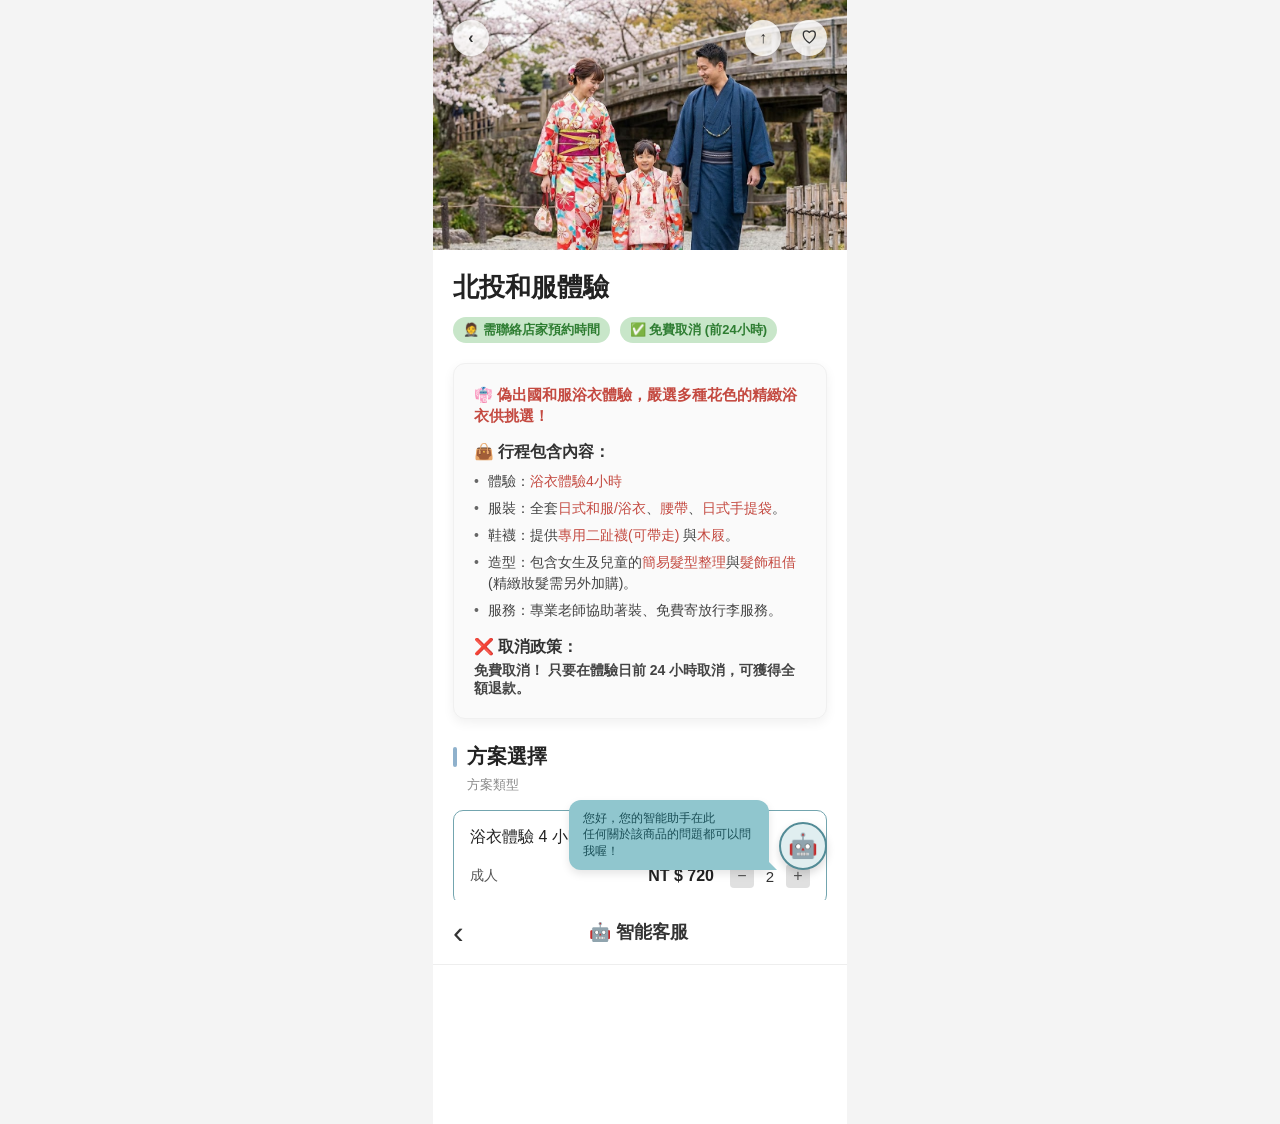
<file: index.html>
<!DOCTYPE html>
<html lang="zh-TW">
<head>
    <meta charset="UTF-8">
    <meta name="viewport" content="width=device-width, initial-scale=1.0">
    <title>北投和服體驗</title>
    <link rel="stylesheet" href="style.css">
</head>
<body>

<div class="app-container">
    <div class="hero-section">
        <div class="top-bar">
            <a href="#" class="icon-btn">‹</a>
            <div class="top-right-icons">
                <a href="#" class="icon-btn">↑</a>
                <a href="#" class="icon-btn">♡</a>
            </div>
        </div>
    </div>

    <div class="content-section">
        <h1 class="title">北投和服體驗</h1>
        
        <div class="badges">
            <div class="badge">
                🤵 需聯絡店家預約時間
            </div>
            <div class="badge">
                ✅ 免費取消 (前24小時)
            </div>
        </div>

        <div class="info-card">
            <div class="info-subtitle">
                👘 偽出國和服浴衣體驗，嚴選多種花色的精緻浴衣供挑選！
            </div>
            
            <div class="info-list-title">👜 行程包含內容：</div>
            <ul class="info-list">
                <li>體驗：<span class="highlight-text">浴衣體驗4小時</span></li>
                <li>服裝：全套<span class="highlight-text">日式和服/浴衣</span>、<span class="highlight-text">腰帶</span>、<span class="highlight-text">日式手提袋</span>。</li>
                <li>鞋襪：提供<span class="highlight-text">專用二趾襪(可帶走)</span> 與<span class="highlight-text">木屐</span>。</li>
                <li>造型：包含女生及兒童的<span class="highlight-text">簡易髮型整理</span>與<span class="highlight-text">髮飾租借</span> (精緻妝髮需另外加購)。</li>
                <li>服務：專業老師協助著裝、免費寄放行李服務。</li>
            </ul>

            <div class="cancel-policy-title">❌ 取消政策：</div>
            <div class="cancel-policy-desc">免費取消！ 只要在體驗日前 24 小時取消，可獲得全額退款。</div>
        </div>

        <div class="section-header">
            <div class="section-title-wrap">
                <div class="section-title-bar"></div>
                <div class="section-title">方案選擇</div>
            </div>
            <div class="section-subtitle">方案類型</div>
        </div>

        <div class="option-card">
            <div class="option-title">浴衣體驗 4 小時 (不含妝髮)</div>
            <div class="option-row">
                <div class="option-target">成人</div>
                <div class="option-price-wrap">
                    <div class="option-price">NT $ 720</div>
                    <div class="counter">
                        <button class="counter-btn">−</button>
                        <span class="counter-value">2</span>
                        <button class="counter-btn">+</button>
                    </div>
                </div>
            </div>
        </div>

        <div class="option-card">
            <div class="option-title">浴衣體驗 4 小時 (不含妝髮)</div>
            <div class="option-row">
                <div class="option-target">兒童 (身高 140 cm 以下)</div>
                <div class="option-price-wrap">
                    <div class="option-price">NT $ 480</div>
                    <div class="counter">
                        <button class="counter-btn">−</button>
                        <span class="counter-value">0</span>
                        <button class="counter-btn">+</button>
                    </div>
                </div>
            </div>
        </div>
    </div>

    <div class="chatbot-container">
        <div class="chat-bubble">
            您好，您的智能助手在此<br>任何關於該商品的問題都可以問我喔！
        </div>
        <div class="chat-icon">🤖</div>
    </div>
</div>
<!-- 聊天室半透明遮罩 -->
    <div class="chat-overlay" id="chatOverlay"></div>
    
    <!-- 由底部滑出的聊天視窗 -->
    <div class="chat-modal" id="chatModal">
        <div class="chat-modal-header">
            <button class="chat-close-btn" id="chatCloseBtn">‹</button>
            <div class="chat-modal-title">🤖 智能客服</div>
            <!-- 右側佔位符，用來讓標題完美置中 -->
            <div style="width: 24px;"></div> 
        </div>
        
        <div class="chat-modal-body">
            <!-- 使用 Iframe 嵌入您的 Chatbase 機器人 -->
            <iframe
                src="https://www.chatbase.co/chatbot-iframe/5AmCKbZPOrl53DfZSJFYk"
                width="100%"
                height="100%"
                frameborder="0"
            ></iframe>
        </div>
    </div>

    <!-- 控制開關的 JavaScript -->
    <script>
        document.addEventListener('DOMContentLoaded', function() {
            // 取得頁面元素
            const chatIcon = document.querySelector('.chat-icon');
            const chatOverlay = document.getElementById('chatOverlay');
            const chatModal = document.getElementById('chatModal');
            const chatCloseBtn = document.getElementById('chatCloseBtn');

            // 點擊原有的機器人圖示：打開遮罩與滑動視窗
            chatIcon.addEventListener('click', function() {
                chatOverlay.classList.add('active');
                chatModal.classList.add('active');
            });

            // 點擊返回按鈕：關閉視窗
            chatCloseBtn.addEventListener('click', function() {
                chatOverlay.classList.remove('active');
                chatModal.classList.remove('active');
            });

            // 點擊半透明背景：也可以關閉視窗
            chatOverlay.addEventListener('click', function() {
                chatOverlay.classList.remove('active');
                chatModal.classList.remove('active');
            });
        });
    </script>

</body>
</html>
</file>
<file: style.css>
/* 基礎設定 */
@import url('https://fonts.googleapis.com/css?family=Noto+Sans');

* {
    box-sizing: border-box;
    margin: 0;
    padding: 0;
      font-family: "Noto Sans CJK TC", "Microsoft JhengHei", PingFang, STHeiti, sans-serif;
}

body {
    background-color: #f4f4f4;
    display: flex;
    justify-content: center;
}

/* 手機版模擬容器 */
.app-container {
    width: 100%;
    max-width: 414px;
    background-color: #ffffff;
    position: relative;
    overflow-x: hidden;
    min-height: 100vh;
    padding-bottom: 80px;
}

/* 頂部圖片區域 */
.hero-section {
    position: relative;
    width: 100%;
    height: 250px;
    background-image: url('unnamed 3.png'); 
    background-size: cover;
    background-position: center;
}

.top-bar {
    position: absolute;
    top: 20px;
    left: 20px;
    right: 20px;
    display: flex;
    justify-content: space-between;
}

.icon-btn {
    width: 36px;
    height: 36px;
    background-color: rgba(255, 255, 255, 0.8);
    border-radius: 50%;
    display: flex;
    align-items: center;
    justify-content: center;
    cursor: pointer;
    text-decoration: none;
    color: #333;
    font-weight: bold;
    box-shadow: 0 2px 4px rgba(0,0,0,0.1);
}

.top-right-icons {
    display: flex;
    gap: 10px;
}

/* 內容區域 */
.content-section {
    padding: 20px;
}

/* 標題與標籤 */
h1.title {
    font-size: 26px;
    color: #222;
    margin-bottom: 12px;
    font-weight: 900;
}

.badges {
    display: flex;
    gap: 10px;
    margin-bottom: 20px;
    flex-wrap: wrap;
}

.badge {
    font-weight: 800;
    background-color: #c8e6c9;
    color: #2e7d32;
    padding: 4px 10px;
    border-radius: 20px;
    font-size: 13px;
    font-weight: bold;
    display: flex;
    align-items: center;
    gap: 4px;
}

/* 資訊卡片 */
.info-card {
    background-color: #fafafa;
    border-radius: 12px;
    padding: 20px;
    box-shadow: 0 4px 12px rgba(0,0,0,0.06);
    margin-bottom: 24px;
    border: 1px solid #f0f0f0;
}

.info-subtitle {
    color: #c44a41;
    font-size: 15px;
    font-weight: bold;
    margin-bottom: 16px;
    line-height: 1.4;
}

.info-list-title {
    font-weight: bold;
    margin-bottom: 8px;
    color: #333;
}

.info-list {
    list-style: none;
    margin-bottom: 16px;
    font-weight: 500;
}

.info-list li {
    position: relative;
    padding-left: 14px;
    margin-bottom: 6px;
    font-size: 14px;
    color: #444;
    line-height: 1.5;
}

.info-list li::before {
    content: '•';
    position: absolute;
    left: 0;
    color: #666;
}

.highlight-text {
    color: #c44a41;
}

.cancel-policy-title {
    font-weight: bold;
    color: #333;
    margin-bottom: 4px;
}

.cancel-policy-desc {
    font-size: 14px;
    color: #444;
    font-weight: bold;
}

/* 方案選擇區域 */
.section-header {
    margin-bottom: 16px;
}

.section-title-wrap {
    display: flex;
    align-items: center;
    margin-bottom: 6px;
}

.section-title-bar {
    width: 4px;
    height: 20px;
    background-color: #8fb1cc;
    margin-right: 10px;
    border-radius: 2px;
}

.section-title {
    font-size: 20px;
    font-weight: bold;
    color: #222;
}

.section-subtitle {
    font-size: 13px;
    color: #888;
    margin-left: 14px;
}

.option-card {
    border: 1px solid #73a5af;
    border-radius: 10px;
    padding: 16px;
    margin-bottom: 12px;
    background-color: #fff;
}

.option-title {
    font-size: 16px;
    color: #222;
    margin-bottom: 16px;
}

.option-row {
    display: flex;
    justify-content: space-between;
    align-items: center;
}

.option-target {
    font-size: 14px;
    color: #555;
}

.option-price-wrap {
    display: flex;
    align-items: center;
    gap: 16px;
}

.option-price {
    font-size: 16px;
    font-weight: bold;
    color: #222;
}

.counter {
    display: flex;
    align-items: center;
    gap: 10px;
}

.counter-btn {
    width: 24px;
    height: 24px;
    background-color: #e0e0e0;
    border: none;
    border-radius: 4px;
    color: #555;
    font-size: 16px;
    display: flex;
    align-items: center;
    justify-content: center;
    cursor: pointer;
}

.counter-value {
    font-size: 15px;
    color: #333;
    min-width: 12px;
    text-align: center;
}

/* 浮動客服機器人 */
.chatbot-container {
    position: fixed; /* 改為 fixed，讓它固定在視窗上 */
    bottom: 30px;
    
    /* 這裡使用 max() 函數來確保按鈕位置正確：
       1. 當螢幕大於 414px (電腦版) 時，讓按鈕固定在 414px 容器內的右側 20px 處。
       2. 當螢幕小於 414px (手機版) 時，讓按鈕固定在距離螢幕右側 20px 處。 */
    right: max(20px, calc(50% - 207px + 20px)); 
    font-weight: 500;
    display: flex;
    align-items: flex-end;
    gap: 10px;
    z-index: 999; /* 提高 z-index 確保它永遠顯示在最上層，不被其他內容遮擋 */
}

.chat-bubble {
    background-color: #90c6ce;
    padding: 10px 14px;
    border-radius: 12px 12px 0 12px;
    font-size: 12px;
    color: #1a4f57;
    max-width: 200px;
    box-shadow: 0 4px 8px rgba(0,0,0,0.1);
    position: relative;
    line-height: 1.4;
}

.chat-bubble::after {
    content: '';
    position: absolute;
    bottom: 0;
    right: -8px;
    width: 0;
    height: 0;
    border-left: 10px solid #90c6ce;
    border-top: 10px solid transparent;
    border-bottom: 0px solid transparent;
}

.chat-icon {
    width: 48px;
    height: 48px;
    background-color: #e0eef0;
    border: 2px solid #528b96;
    border-radius: 50%;
    display: flex;
    align-items: center;
    justify-content: center;
    font-size: 24px;
    box-shadow: 0 4px 8px rgba(0,0,0,0.15);
    cursor: pointer;
}

/* =========================================
   滑動客服視窗 (Bottom Sheet) 樣式
   ========================================= */

/* 半透明背景遮罩 */
.chat-overlay {
    position: fixed;
    top: 0;
    left: 0;
    width: 100%;
    height: 100%;
    background-color: rgba(0, 0, 0, 0.5); /* 黑色半透明 */
    z-index: 1000;
    
    /* 動畫設定：預設隱藏 */
    visibility: hidden;
    opacity: 0;
    transition: opacity 0.3s ease, visibility 0.3s;
}

/* 遮罩啟動狀態 */
.chat-overlay.active {
    visibility: visible;
    opacity: 1;
}

/* 滑動視窗本體 */
.chat-modal {
    position: fixed;
    bottom: 0;
    left: 50%; /* 讓它在整個螢幕置中 */
    
    /* 預設位置：往下平移 100% 藏在畫面外 */
    transform: translateX(-50%) translateY(100%);
    
    width: 100%;
    max-width: 414px; /* 與 app-container 寬度保持一致 */
    height: 85vh; /* 視窗高度佔螢幕的 85% */
    background-color: #ffffff;
    border-radius: 20px 20px 0 0; /* 只有上方有圓角 */
    z-index: 1001; /* 必須比遮罩高 */
    display: flex;
    flex-direction: column;
    overflow: hidden;
    
    /* 滑動動畫 */
    transition: transform 0.3s cubic-bezier(0.25, 0.8, 0.25, 1);
}

/* 視窗啟動狀態 (滑上來) */
.chat-modal.active {
    transform: translateX(-50%) translateY(0);
}

/* 自訂視窗頭部 (返回鍵與標題) */
.chat-modal-header {
    display: flex;
    align-items: center;
    justify-content: space-between;
    padding: 16px 20px;
    background-color: #ffffff;
    border-bottom: 1px solid #eeeeee; /* 底部分隔線 */
}

/* 返回按鈕 `<` */
.chat-close-btn {
    background: none;
    border: none;
    font-size: 32px;
    color: #333;
    cursor: pointer;
    line-height: 1;
    padding: 0 10px 0 0;
}

/* 標題文字 */
.chat-modal-title {
    font-size: 18px;
    font-weight: bold;
    color: #333;
}

/* 讓 iframe 佔滿剩餘空間 */
/* 讓 iframe 佔滿剩餘空間，並透過位移隱藏 Chatbase 預設的標題列 */
.chat-modal-body {
    flex: 1;
    width: 100%;
    background-color: #ffffff; /* 配合 Chatbase 背景改為白色 */
    overflow: hidden; /* 關鍵：將超出這個區塊的內容（被往上推的藍色標題）隱藏起來 */
}

/* 針對內嵌 iframe 的特殊處理 */
.chat-modal-body iframe {
    width: 100%;
    /* 將高度增加，補償被往上移的空間，避免底部被切掉 */
    height: calc(100% + 65px); 
    /* 關鍵：將整個 iframe 往上提 65px，把藍色標題藏到 .chat-modal-body 外部 */
    margin-top: -65px; 
    border: none;
}
</file>
